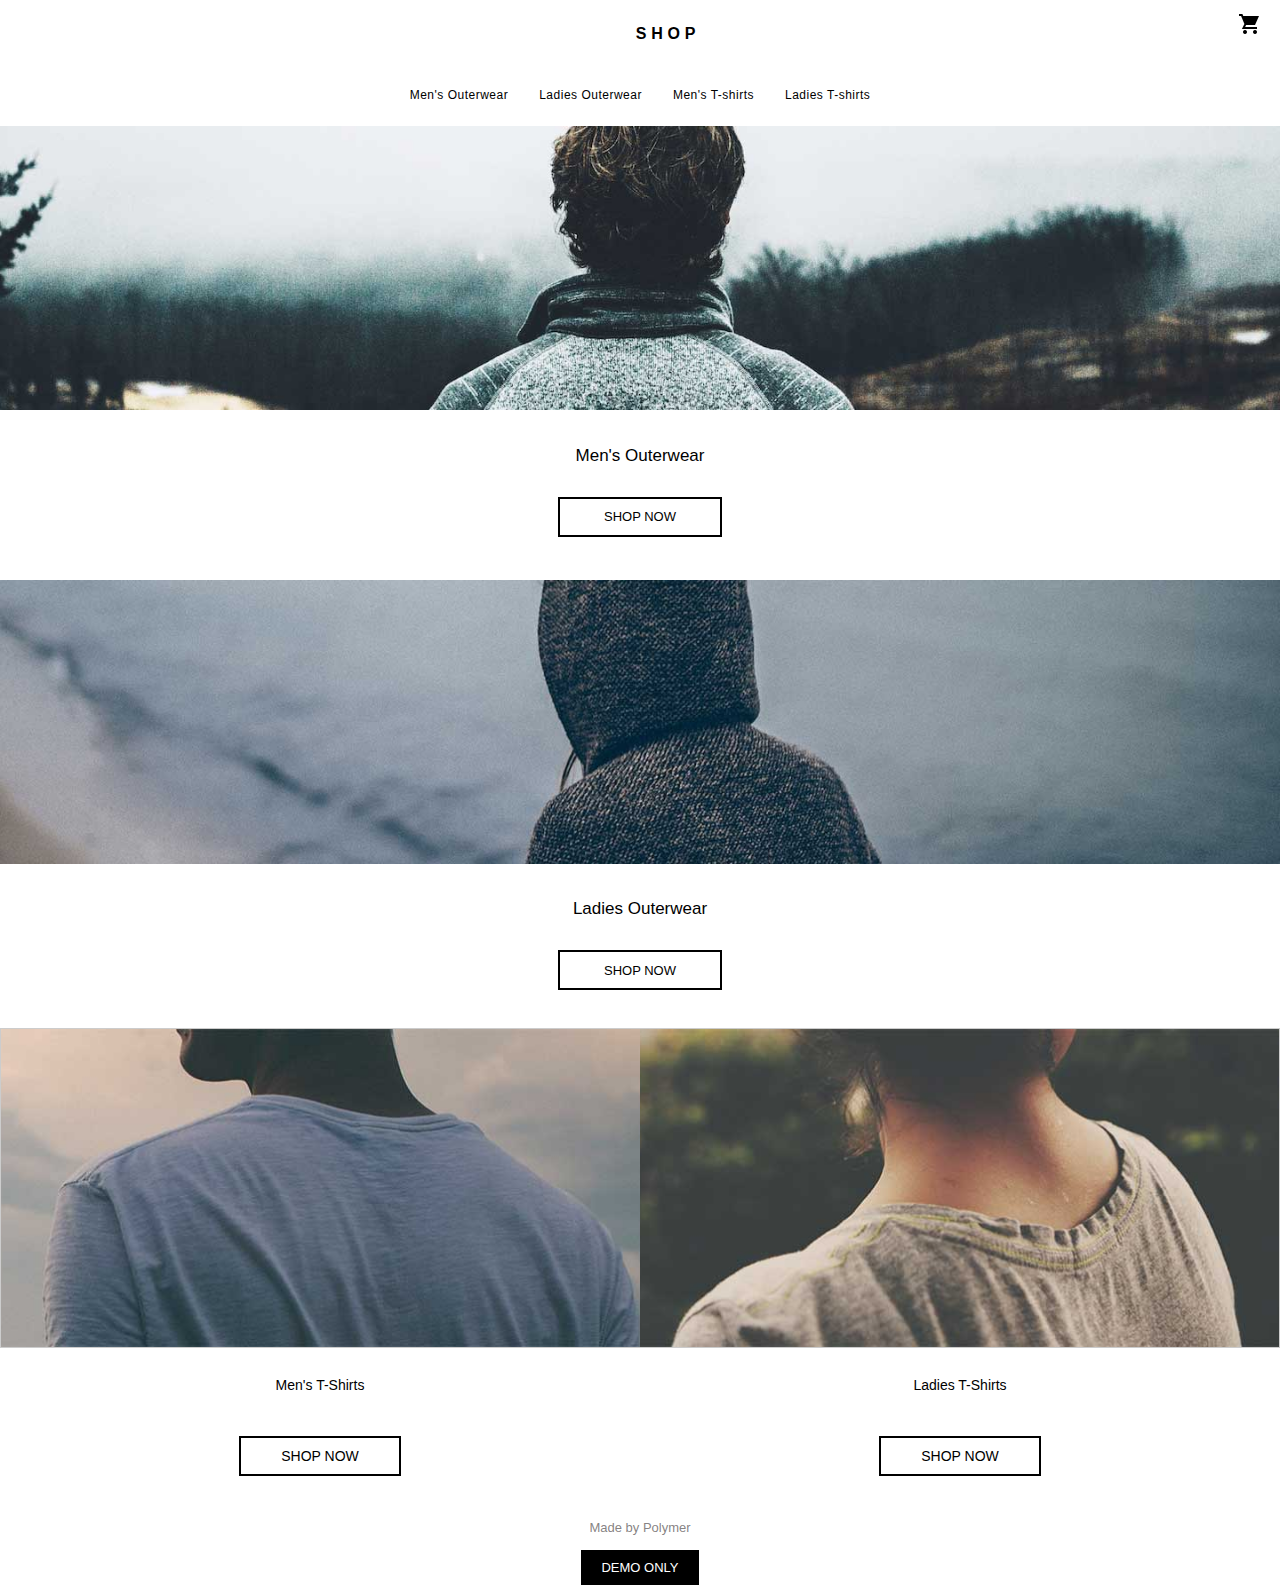
<file: index.html>
<!DOCTYPE html>
<html lang="en">
<head>
  <meta charset="UTF-8" />
  <meta name="viewport" content="width=device-width, initial-scale=1.0" />
  <title>Home - SHOP</title>
  <link rel="icon" type="image/png" href="bag.png">
  <link rel="stylesheet" href="styles.css" />
  <meta name="description" content="Polymer Shop Demo" />
  <meta name="theme-color" content="#fff" />
</head>

<body>
  <nav class="nav">
    <div class="menu-icon">
      <span></span>
      <span></span>
      <span></span>
    </div>
    <span><a href="index.html" class="shop-head">SHOP</a></span>
    <a href="Cart Page.html"><img src="cart.png" alt="cart" class="cart-icon"></a>
  </nav>
  <header class="header1">
        <div class="Item-header">
            <a href="Item listing.html" class="shop-class"><div class="men-data">Men's Outerwear</div></a>
            <a href="#" class="shop-class"><div >Ladies Outerwear</div></a>
            <a href="#" class="shop-class"><div>Men's T-shirts</div></a>
            <a href="#" class="shop-class"><div>Ladies T-shirts</div></a>
        </div>
  </header>
  <div class="container">
    <div class="image-size1">
      <a href="Item listing.html"><img src="mens_outerwear.jpg" alt="Mens outwear" class="mensOuterwear-img1"/></a>
    </div>
    <div class="label">
      <div class="button-format">Men's Outerwear</div>
      <div class="button-button"><a href="Item listing.html" class="a1"><button class="home-button">SHOP NOW</button></a></div>
    </div>
   
    <div class="image-size1">
      <a href="#"><img src="ladies_outerwear.jpg" alt="Ladies outwear"  class="mensOuterwear-img1"/></a>
    </div>
    <div class="label">
      <div class="button-format">Ladies Outerwear</div>
      <div class="button-button"><a href="#" class="a1"><button class="home-button">SHOP NOW</button></a></div>
    </div>
    <div class="tshirts-row">
      <img src="mens_tshirts.jpg" alt="Mens T-Shirts" class="tshirt-imgs"><img src="ladies_tshirts.jpg" alt="Ladies T-Shirts" class="tshirt-imgs">
    </div>


    <div class="separate-label">
      <div class="label1">
        <div class="button-format1">Men's T-Shirts</div>
        <!-- <button class="home-button1">SHOP NOW</button> -->
         <div class="button-button1"><a href="#" class="a1"><button class="home-button1">SHOP NOW</button></a></div>
      </div>
      <div class="label1">
        <div class="button-format1">Ladies T-Shirts</div>
        <!-- <button class="home-button1">SHOP NOW</button> -->
         <div class="button-button1"><a href="#" class="a1"><button class="home-button1">SHOP NOW</button></a></div>

      </div>
    </div>
    <footer class="footer">
        <a href="#" alt="Copyright" class="a2">Made by Polymer</a><br>
        <button class="demo">DEMO ONLY</button>     
    </footer>
  </div>
</body>

</html>
</file>
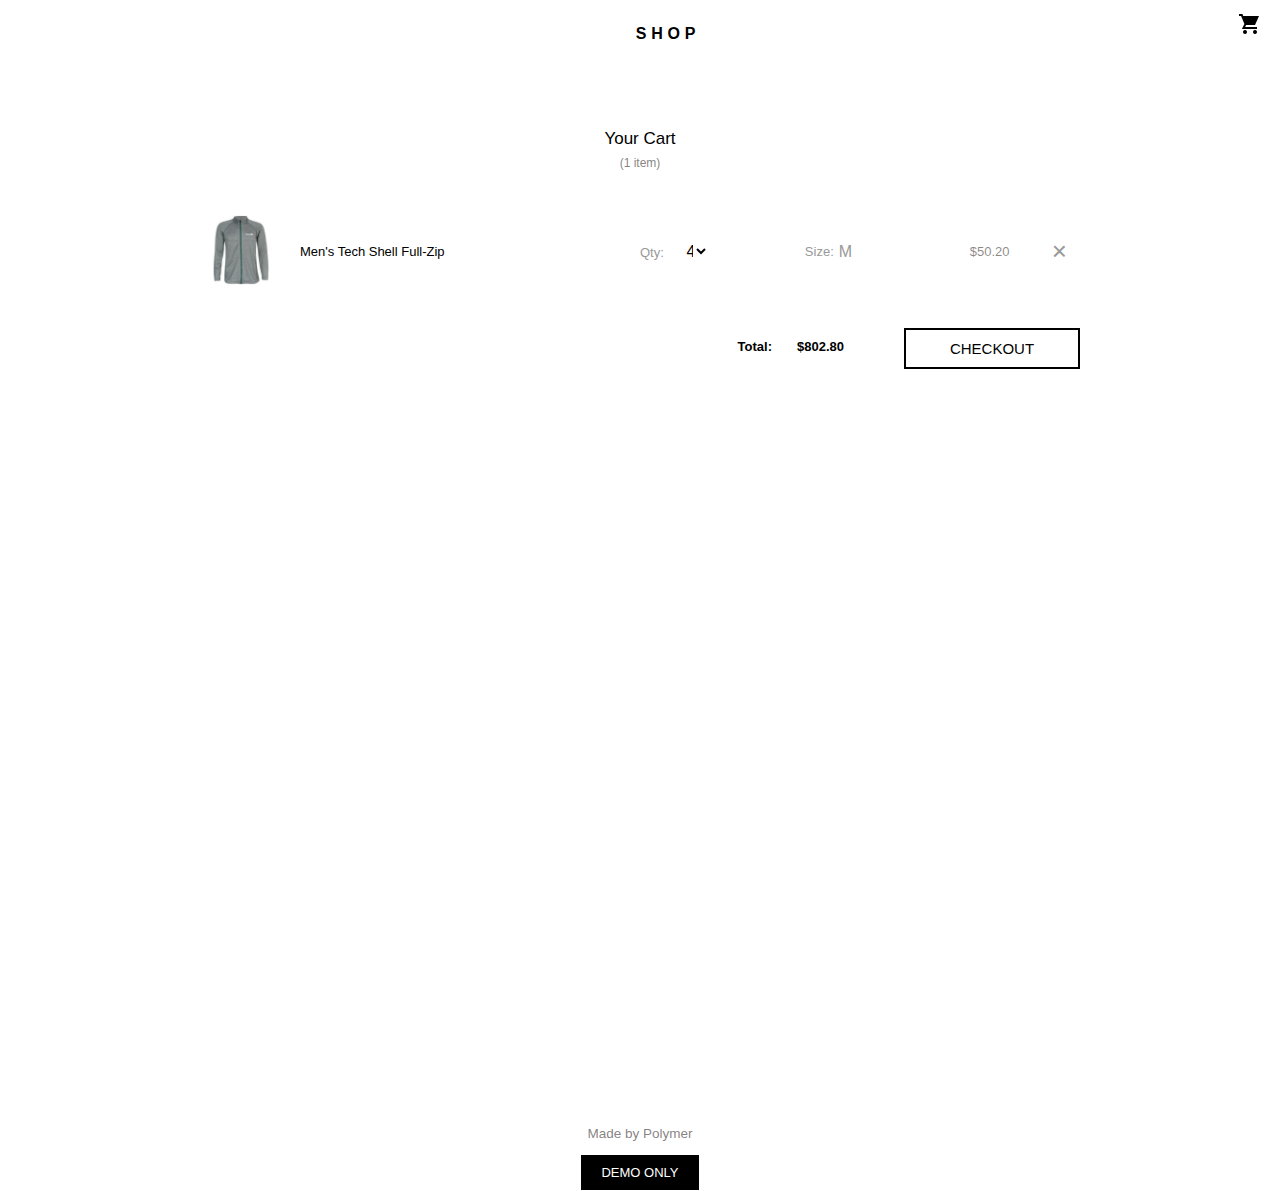
<file: Cart Page.html>
<!DOCTYPE html>
<html lang="en">

<head>
    <meta charset="UTF-8" />
    <meta name="viewport" content="width=device-width, initial-scale=1.0" />
    <title>Your cart - SHOP</title>
    <link rel="icon" type="image/png" href="bag.png">
    <link rel="stylesheet" href="styles.css" />
    <meta name="description" content="Polymer Shop Demo" />
    <meta name="theme-color" content="#fff" />
</head>

<body>
    <nav class="nav">
        <div class="menu-icon">
            <span></span>
            <span></span>
            <span></span>
        </div>
        <span><a href="index.html" class="shop-head">SHOP</a></span>
        <a href="Cart Page.html"><img src="cart.png" alt="cart" class="cart-icon"></a>
    </nav>
    <div class="cart-heading-items">
        <span class="heading-title">Your Cart</span><br>
        <span class="heading-price">(1 item)</span>
    </div>
    <div class="cart-container">
        <div class="cart-class1-laptop">
            <div class="cart-image-icon">
                <a href="SingleItem.html"><img src="img1.jpg" alt="image1" class="cart-image"></a>
                <div class="cart-image-data">Men's Tech Shell Full-Zip</div>
            </div>
            <div class="cartItem-details">
                <div class="cart-measurements">
                    <div class="data-label">
                        <label>Qty:
                            <select class="cart-select">
                                <option value="1">1</option>
                                <option value="2">2</option>
                                <option value="3">3</option>
                                <option value="4" selected>4</option>
                                <option value="5">5</option>
                                <option value="6">6</option>
                                <option value="7">7</option>
                                <option value="8">8</option>
                                <option value="9">9</option>
                                <option value="10">10</option>
                                <option value="11">11</option>
                                <option value="12">12</option>
                            </select>
                        </label>
                    </div>
                    <div class="data-label">Size: <span class="quantitySelect">M</span></div>
                    <div class="price">$50.20</div>
                </div>
                <div class="remove-cart"><span class="remove">&times</span></div>
            </div>
        </div>
        
        <div class="cartTotal-div-laptop">
            <div class="total-calc">
                <div class="total">
                    <h5>Total: </h5>
                </div>
                <div class="total">
                    <h5> $802.80</h5>
                </div>
            </div>
            <div class="checkout-button1">
                <a href="Checkout.html" class="fixed-btn1">
                    <span>CHECKOUT</span>
                </a>
            </div>
        </div>
        <div class="cart-class1-mobile">
            <div class="cart-class1">
                <div>
                    <img src="img1.jpg" alt="image1" class="cart-image">
                </div>
                <div class="cartItem-details">
                    <div class="image-data"><p>Men's Tech Shell Full-Zip</p>
                    <div class="remove-cart"><span class="remove">&times</span></div>
                    </div>
                    <br>
                    <div class="cart-measurements">
                        <div class="data-label">
                            <label>Qty:
                                <select class="cart-select">
                                    <option value="1">1</option>
                                    <option value="2">2</option>
                                    <option value="3">3</option>
                                    <option value="4" selected>4</option>
                                    <option value="5">5</option>
                                    <option value="6">6</option>
                                    <option value="7">7</option>
                                    <option value="8">8</option>
                                    <option value="9">9</option>
                                    <option value="10">10</option>
                                    <option value="11">11</option>
                                    <option value="12">12</option>
                                </select>
                            </label>
                        </div>
                        <div class="data-label">Size: &nbsp;&nbsp;M</div>
                        <div class="price">$50.20</div>
                    </div>
                </div>
            </div>
        </div>
        <div class="cartTotal-div-mobile">
            <div class="total-calc">
                <div class="total">
                    <h5>Total: </h5>
                </div>
                <div class="total">
                    <h5> $251.00</h5>
                </div>
            </div>
            <span class="cart-button3">
                <a href="Checkout.html" class="fixed-btn2">
                    <span>CHECKOUT</span>
                </a>
            </span>
        </div>
    </div>
    <footer class="footer">
        <a href="#" alt="Copyright" class="a2-text">Made by Polymer</a><br>
        <button class="demo">DEMO ONLY</button>
        <a href="Checkout.html"><button class="fixed-btn">CHECKOUT</button></a>
    </footer>
</body>

</html>
</file>
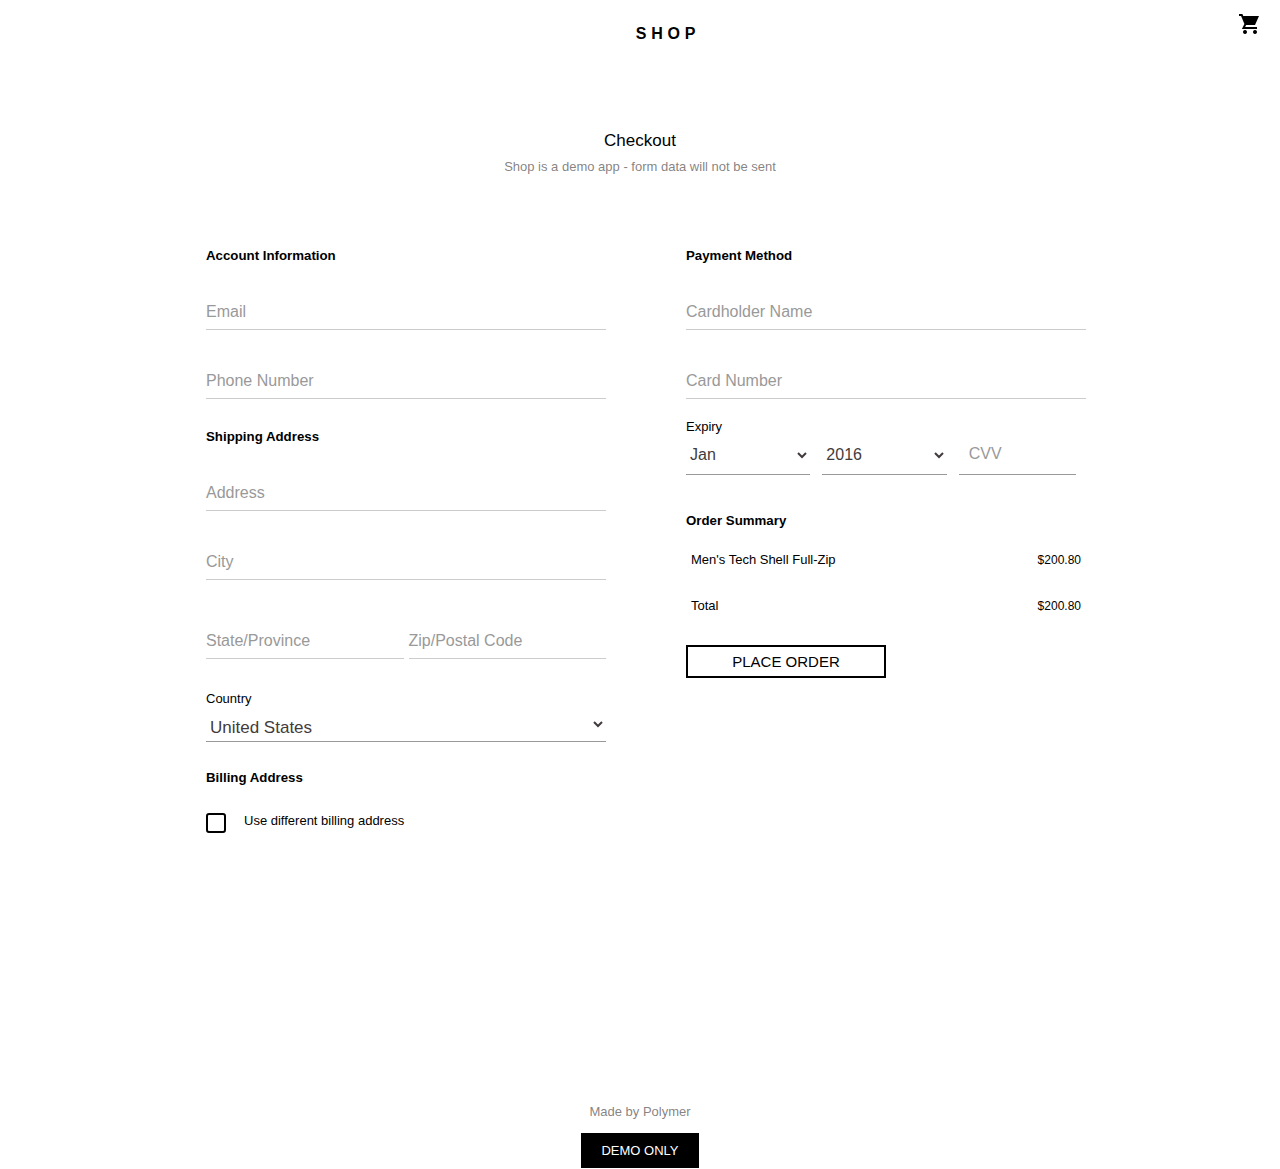
<file: Checkout.html>
<!DOCTYPE html>
<html lang="en">

<head>
    <meta charset="UTF-8" />
    <meta name="viewport" content="width=device-width, initial-scale=1.0" />
    <title>Checkout - SHOP</title>
    <link rel="icon" type="image/png" href="bag.png">
    <link rel="stylesheet" href="styles.css" />
    <meta name="description" content="Polymer Shop Demo" />
    <meta name="theme-color" content="#fff" />
</head>

<body>
    <nav class="nav">
        <div class="menu-icon">
            <span></span>
            <span></span>
            <span></span>
        </div>
        <span><a href="index.html" class="shop-head">SHOP</a></span>
        <a href="Cart Page.html"><img src="cart.png" alt="cart" class="cart-icon"></a>
    </nav>
    <header class="checkout-heading-items">
        <div>
            <p style="font-family: 'Roboto', 'Noto', sans-serif;">Checkout</p>
        </div>
        <span class="checkout-heading-price">Shop is a demo app - form data will not be sent</span>
    </header>
    <div class="checkout-container">
        <form class="form-class">
            <div class="checkout-divs">
                <h5 class="font-h5">Account Information</h5>
                <br>

                <div class="form-group">
                    <input type="email" name="email" id="email" required>
                    <label for="email">Email</label>
                </div>
                <div class="form-group">
                    <input type="phno" name="phno" id="phno" required>
                    <label for="phno">Phone Number</label>
                </div>
                <h5 class="font-h5">Shipping Address</h5>
                <br>
                <div class="form-group">
                    <input type="address" name="address" id="address" required>
                    <label for="address">Address</label>
                </div>
                <div class="form-group">
                    <input type="city" name="city" id="city" required>
                    <label for="city">City</label>
                </div>
                <div class="side-feilds">
                    <div class="form-group">
                        <input type="st/prov" name="st/prov" id="st/prov" required>
                        <label for="st/prov">State/Province</label>
                    </div>
                    <div class="form-group">
                        <input type="zip/post" name="zip/post" id="zip/post" required>
                        <label for="zip/post">Zip/Postal Code</label>
                    </div>
                </div>

                <label class="form-font">Country</label>
                <select class="form-country">
                    <option value="United States">United States</option>
                    <option value="Canada">Canada</option>
                </select>
                <br>
                <br>
                <h5 class="billing-font-h5">Billing Address</h5>
                <br>
                <div class="checkbox-container">
                    <input type="checkbox" id="checking">
                    <label for="checking" class="adjust-font">Use different billing address</label>
                </div>
            </div>
            <br>
            <br>
            <div class="checkout-divs">
                <h5 class="font-h5">Payment Method</h5>
                <br>

                <div class="form-group">
                    <input type="cardholder" name="cardholder" id="cardholder" required>
                    <label for="cardholder">Cardholder Name</label>
                </div>
                <div class="form-group">
                    <input type="cdno" name="cdno" id="cdno" required>
                    <label for="cdno">Card Number</label>
                </div>
                <br>

                <div class="form-font-div"><label for="expiry" class="form-font">Expiry</label></div><br>
                <div class="expiry-class">
                    <select class="form-expiry">
                        <option value="Jan" selected>Jan</option>
                        <option value="Feb">Feb</option>
                        <option value="Mar">Mar</option>
                        <option value="Apr">Apr</option>
                        <option value="May">May</option>
                        <option value="Jun">Jun</option>
                        <option value="Jul">Jul</option>
                        <option value="Aug">Aug</option>
                        <option value="Sep">Sep</option>
                        <option value="Oct">Oct</option>
                        <option value="Nov">Nov</option>
                        <option value="Dec">Dec</option>
                    </select>
                    <select class="form-expiry">
                        <option value="2016" selected>2016</option>
                        <option value="2017">2017</option>
                        <option value="2018">2018</option>
                        <option value="2019">2019</option>
                        <option value="2020">2020</option>
                        <option value="2021">2021</option>
                        <option value="2022">2022</option>
                        <option value="2023">2023</option>
                        <option value="2024">2024</option>
                        <option value="2025">2025</option>
                    </select>
                    <!-- <input type="text" class="expiry-data" id="expiry" placeholder="CVV" style="width: 100px"> -->
                    <div class="form-group-small">
                        <input type="text" id="expiry" required>
                        <label for="expiry">CVV</label>
                    </div>
                </div>
                <br>
                <div>
                    <div class="ordersummary">
                        <h5 class="font-h5">Order Summary</h5>
                    </div>
                    <br>
                    <div class="order-summary">
                        <div class="summary-title">Men's Tech Shell Full-Zip</div>
                        <div class="price1" style="color: #000; font-size: 12px;">$200.80</div>
                    </div>
                    <br>
                    <div class="order-summary">
                        <div class="summary-title">Total</div>
                        <div class="price1" style="color: #000; font-size: 12px;">$200.80</div>
                    </div>
                    <br class="break">
                    <div class="cart-button3">
                        <a href="#" class="fixed-btn1">
                            PLACE ORDER
                        </a>
                    </div>
                    <br>
                </div>
            </div>
        </form>
    </div>
    <footer class="footer1">
        <a href="#" alt="Copyright" class="a2">Made by Polymer</a><br>
        <button class="demo">DEMO ONLY</button>
        <button class="fixed-btn">PLACE ORDER</button>
    </footer>
</body>

</html>
</file>
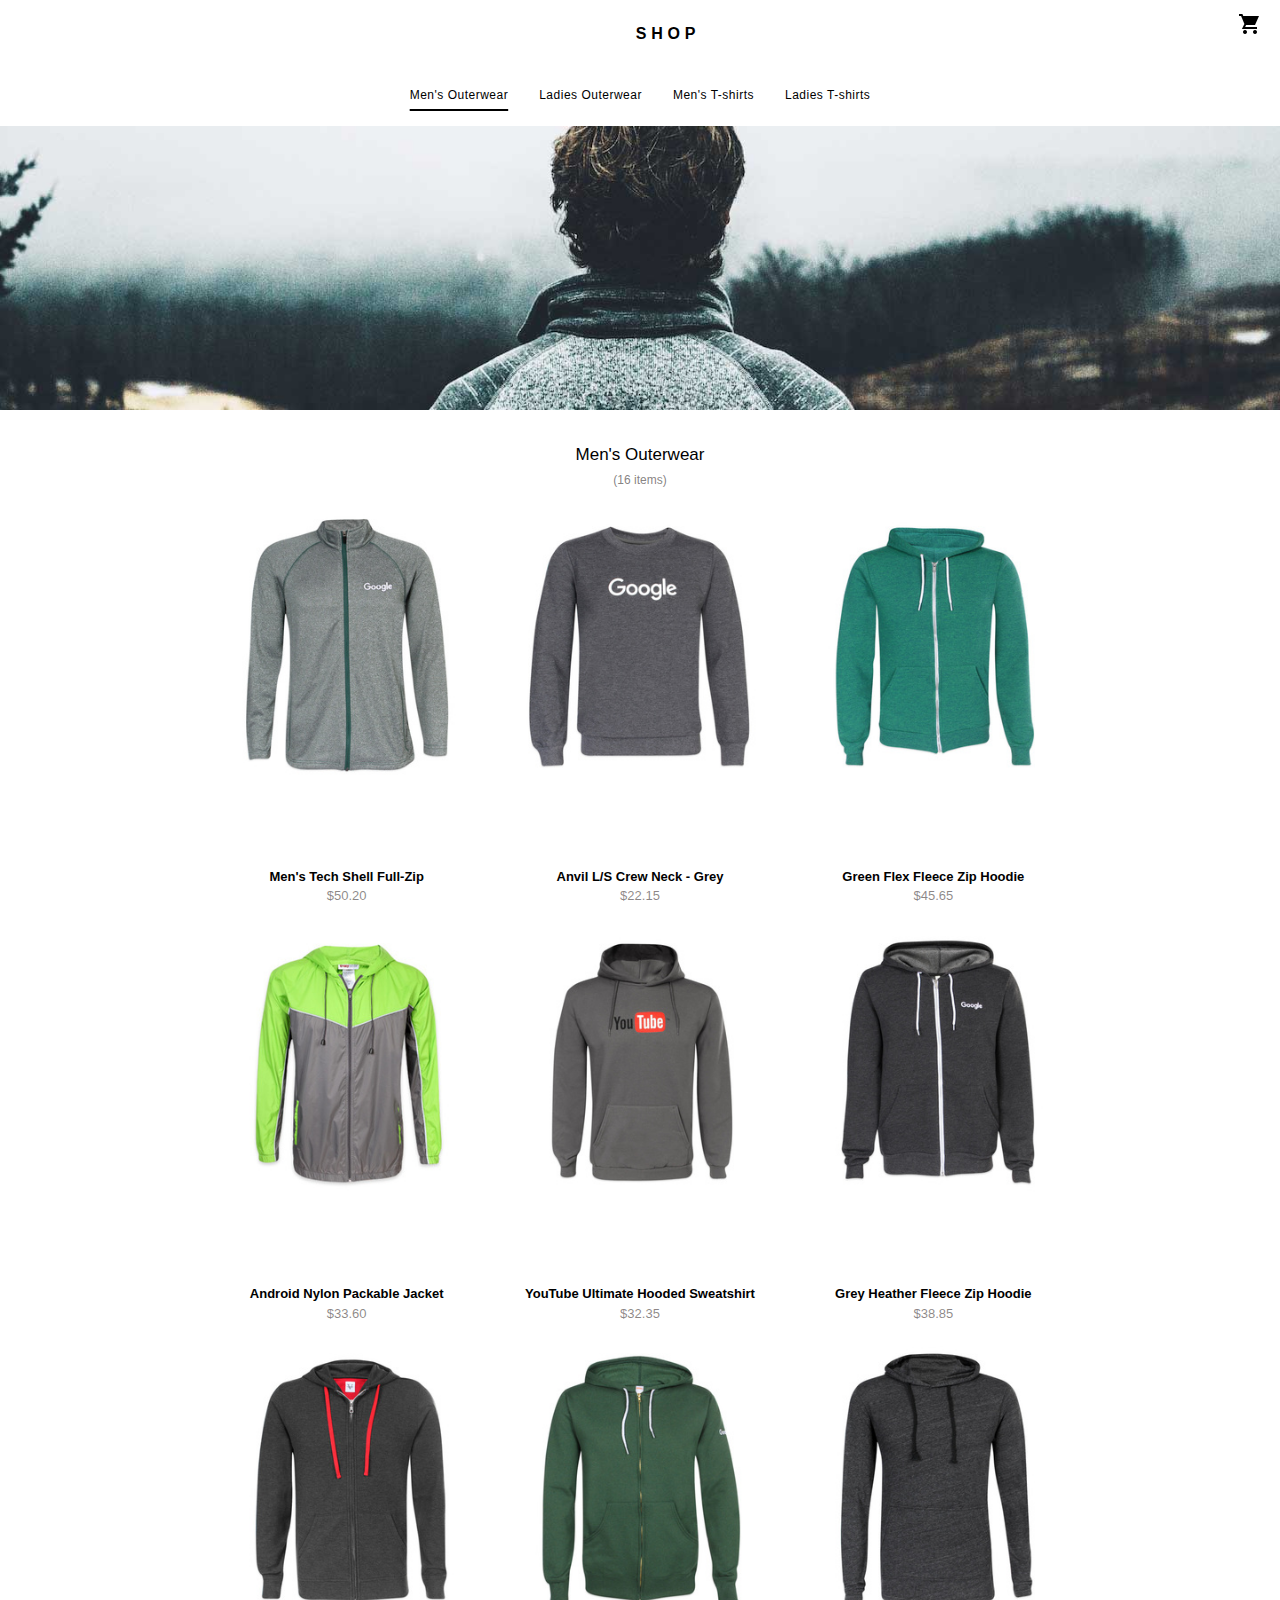
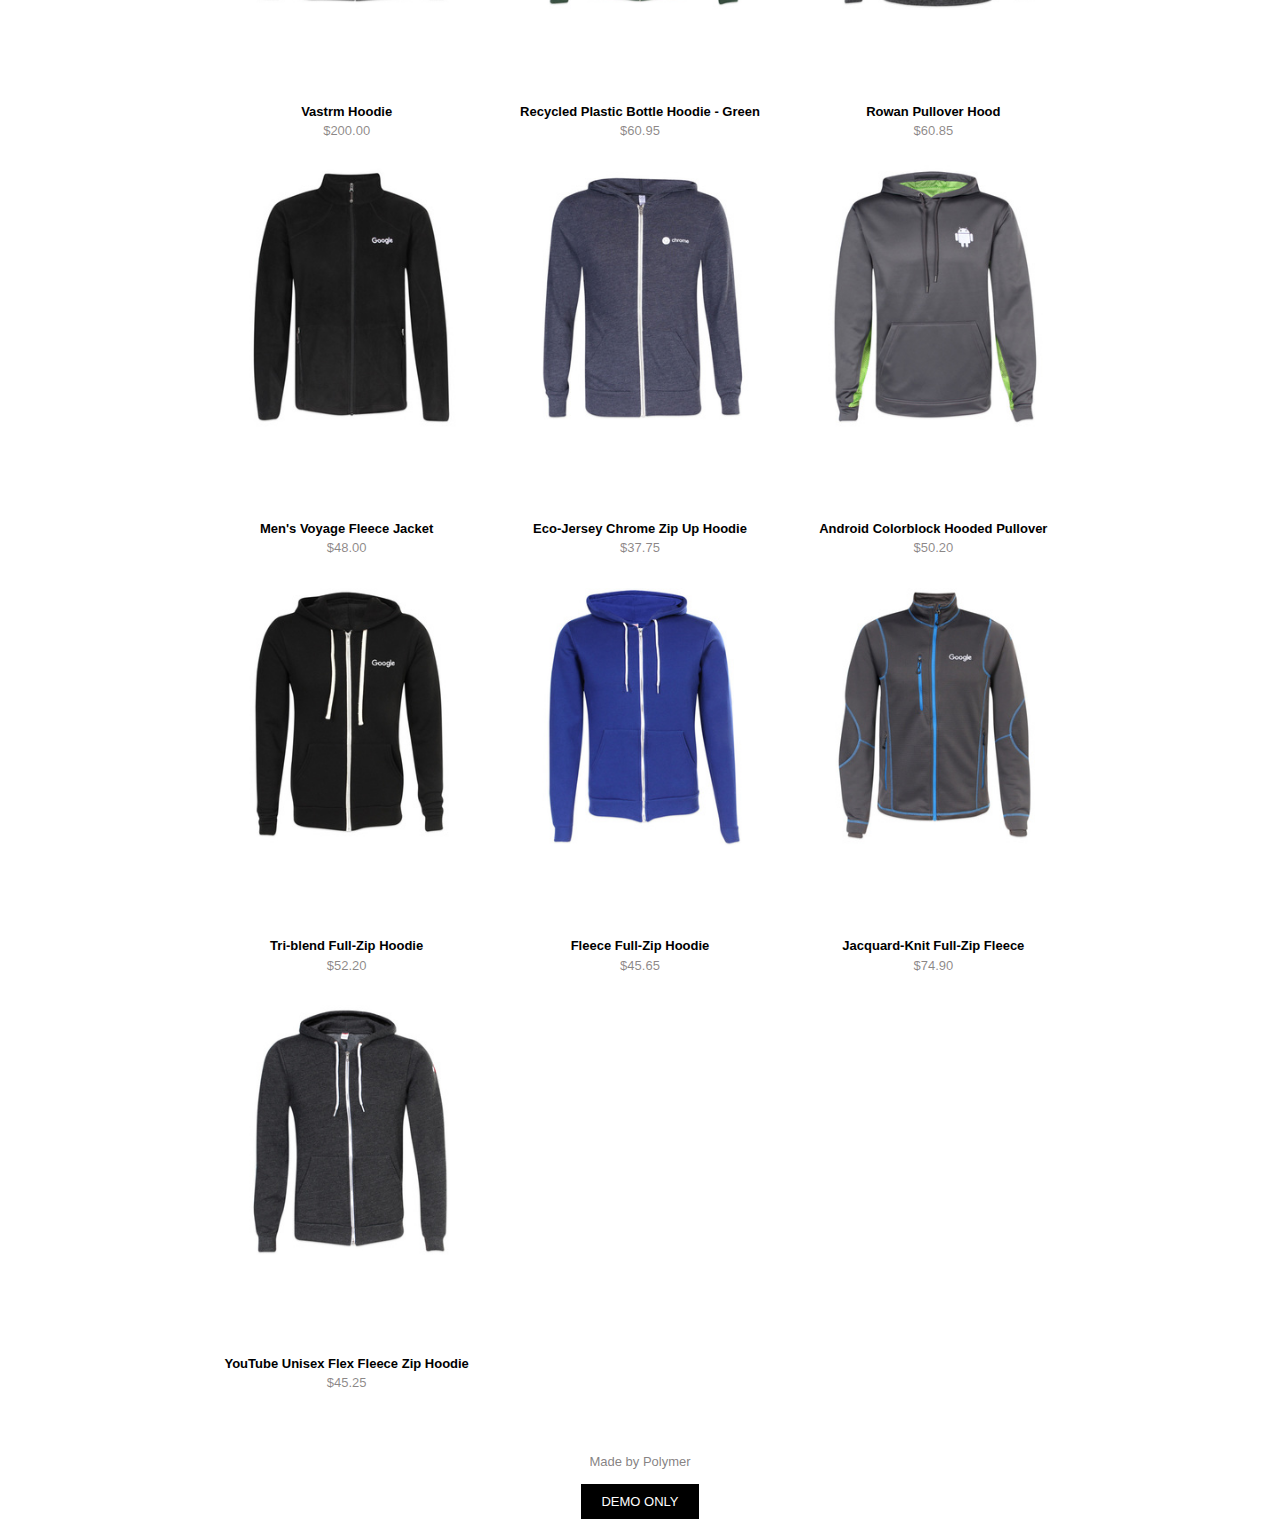
<file: Item listing.html>
<!DOCTYPE html>
<html lang="en">

<head>
    <meta charset="UTF-8" />
    <meta name="viewport" content="width=device-width, initial-scale=1.0" />
    <title>Men's Outerwear - SHOP</title>
    <link rel="icon" type="image/png" href="bag.png">
    <link rel="stylesheet" href="styles.css" />
    <meta name="description" content="Polymer Shop Demo" />
    <meta name="theme-color" content="#fff" />
</head>

<body>
    <nav class="nav">
        <div class="menu-icon">
            <span></span>
            <span></span>
            <span></span>
        </div>
        <span><a href="index.html" class="shop-head">SHOP</a></span>
        <a href="Cart Page.html"><img src="cart.png" alt="cart" class="cart-icon"></a>
    </nav>
    <header class="header">
        <div class="Item-header">
            <a href="Item listing.html" class="shop-class1"><div class="underline">Men's Outerwear</div></a>
            <a href="#" class="shop-class"><div >Ladies Outerwear</div></a>
            <a href="#" class="shop-class"><div>Men's T-shirts</div></a>
            <a href="#" class="shop-class"><div>Ladies T-shirts</div></a>
        </div>
    </header>
    <div class="image-size1" id="hidding-image">
        <img src="mens_outerwear.jpg" alt="image1" class="mensOuterwear-img1">
    </div>
    <div class="heading-items">
        <span class="heading-title">Men's Outerwear</span><br>
        <span class="heading-price">(16 items)</span>
    </div>
    <div class="Item-container">
        <div class="shirt1">
            <a href="SingleItem.html">
                <img src="img1.jpg" alt="img" class="img1">
            </a>
            <div class="description">
                <div class="title1">Men's Tech Shell Full-Zip</div>
                <div class="price">$50.20</div>
            </div>
        </div>
        <div class="shirt2">
            <a href="SingleItem.html">
                <img src="img2.jpg" alt="img" class="img2">
            </a>
            <div class="description">
                <div class="title1">Anvil L/S Crew Neck - Grey</div>
                <div class="price">$22.15</div>
            </div>
        </div>
        <div class="shirt3">
            <a href="img3.jpg">
            <img src="img3.jpg" alt="img" class="img3">
            </a>
            <div class="description">
                <div class="title1">Green Flex Fleece Zip Hoodie</div>
                <div class="price">$45.65</div>
            </div>
        </div>
        <div class="shirt4">
            <a href="img4.jpg">
            <img src="img4.jpg" alt="img" class="img4">
            </a>
            <div class="description">
                <div class="title1">Android Nylon Packable Jacket</div>
                <div class="price">$33.60</div>
            </div>
        </div>
        <div class="shirt5">
            <a href="#">
            <img src="img5.jpg" alt="img" class="img5">
            </a>
            <div class="description">
                <div class="title1">YouTube Ultimate Hooded Sweatshirt</div>
                <div class="price">$32.35</div>
            </div>
        </div>
        <div class="shirt6">
            <a href="#">
            <img src="img6.jpg" alt="img" class="img6">
            </a>
            <div class="description">
                <div class="title1">Grey Heather Fleece Zip Hoodie</div>
                <div class="price">$38.85</div>
            </div>
        </div>
        <div class="shirt7">
            <a href="#">
            <img src="img7.jpg" alt="img" class="img7">
            </a>
            <div class="description">
                <div class="title1">Vastrm Hoodie</div>
                <div class="price">$200.00</div>
            </div>
        </div>
        <div class="shirt8">
            <a href="#">
            <img src="img8.jpg" alt="img" class="img8">
            </a>
            <div class="description">
                <div class="title1">Recycled Plastic Bottle Hoodie - Green</div>
                <div class="price">$60.95</div>
            </div>
        </div>
        <div class="shirt9">
            <a href="#">
            <img src="img9.jpg" alt="img" class="img9">
            </a>
            <div class="description">
                <div class="title1">Rowan Pullover Hood</div>
                <div class="price">$60.85</div>
            </div>
        </div>
        <div class="shirt10">
            <a href="#">
            <img src="img10.jpg" alt="img" class="img10">
            </a>
            <div class="description">
                <div class="title1">Men's Voyage Fleece Jacket</div>
                <div class="price">$48.00</div>
            </div>
        </div>
        <div class="shirt11">
            <a href="#">
            <img src="img11.jpg" alt="img" class="img11">
            </a>
            <div class="description">
                <div class="title1">Eco-Jersey Chrome Zip Up Hoodie</div>
                <div class="price">$37.75</div>
            </div>
        </div>
        <div class="shirt12">
            <a href="#">
            <img src="img12.jpg" alt="img" class="img12">
            </a>
            <div class="description">
                <div class="title1">Android Colorblock Hooded Pullover</div>
                <div class="price">$50.20</div>
            </div>
        </div>
        <div class="shirt13">
            <a href="#">
            <img src="img13.jpg" alt="img" class="img13">
            </a>
            <div class="description">
                <div class="title1">Tri-blend Full-Zip Hoodie</div>
                <div class="price">$52.20</div>
            </div>
        </div>
        <div class="shirt14">
            <a href="#">
            <img src="img14.jpg" alt="img" class="img14">
            </a>
            <div class="description">
                <span class="title1">Fleece Full-Zip Hoodie</span>
                <span class="price">$45.65</span>
            </div>
        </div>
        <div class="shirt15">
            <a href="#">
            <img src="img15.jpg" alt="img" class="img15">
            </a>
            <div class="description">
                <div class="title1">Jacquard-Knit Full-Zip Fleece</div>
                <div class="price">$74.90</div>
            </div>
        </div>
        <div class="shirt16">
            <a href="#">
            <img src="img16.jpg" alt="img" class="img16">
            </a>
            <div class="description">
                <div class="title1">YouTube Unisex Flex Fleece Zip Hoodie</div>
                <div class="price">$45.25</div>
            </div>
        </div>
    </div><br><br>

    <!-- <footer class="footer">
        <h6><a href="#" alt="Copyright" class="a2-text">Made by Polymer</a></h6>
        <button class="demo">DEMO ONLY</button>
    </footer> -->
    <footer class="footer">
        <a href="#" alt="Copyright" class="a2">Made by Polymer</a><br>
        <button class="demo">DEMO ONLY</button>     
    </footer>
</body>

</html>
</file>
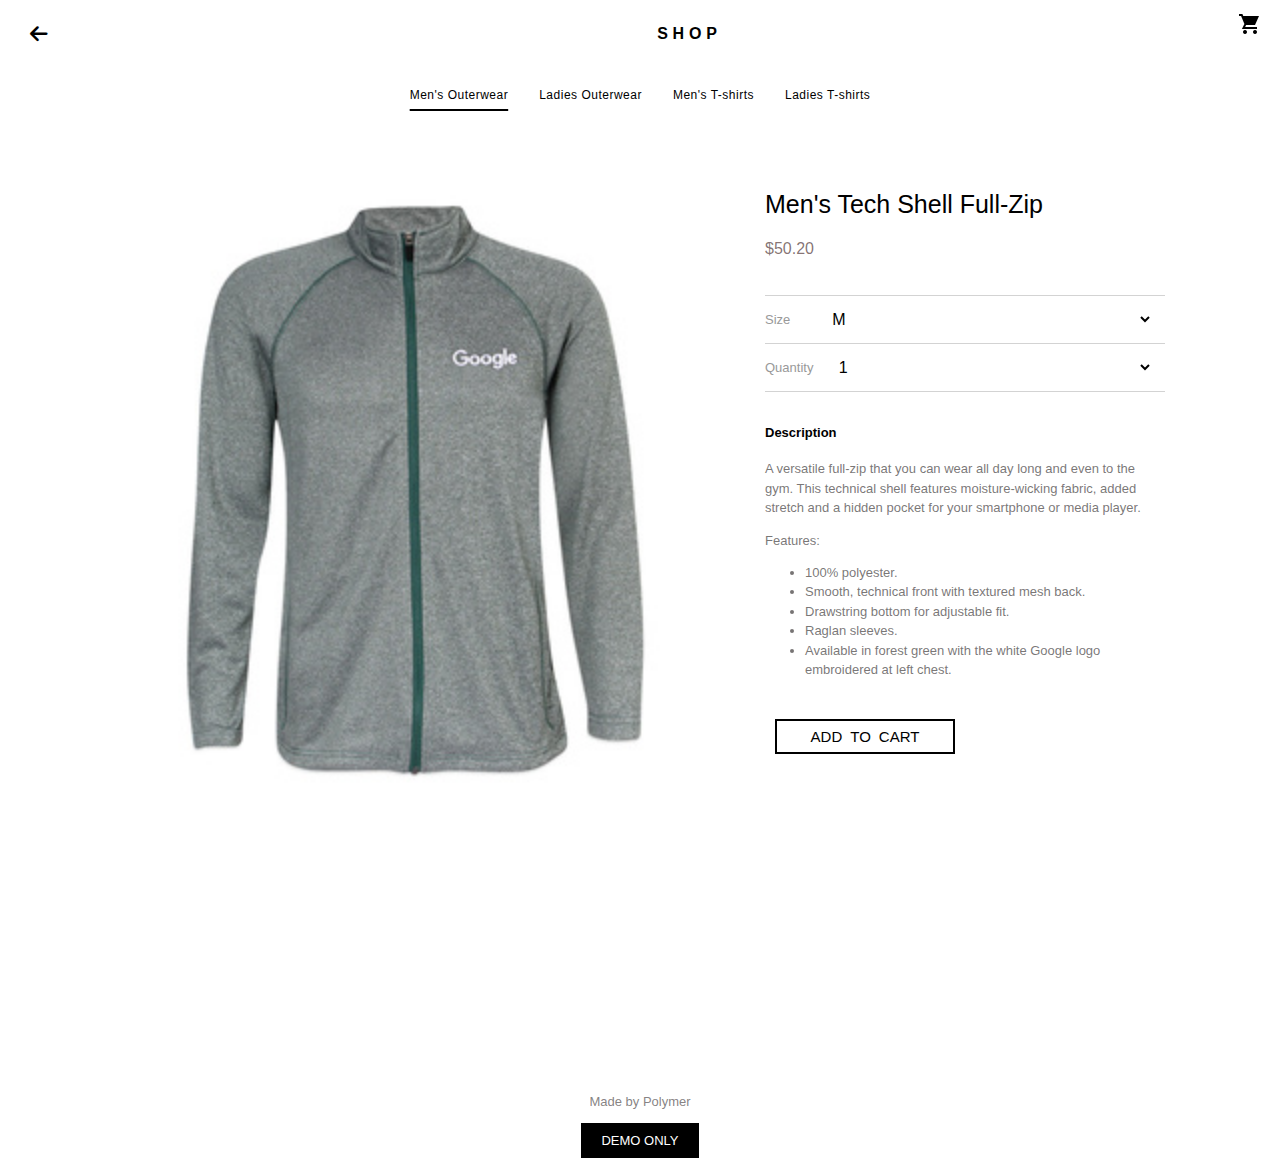
<file: SingleItem.html>
<!DOCTYPE html>
<html lang="en">

<head>
    <meta charset="UTF-8" />
    <meta name="viewport" content="width=device-width, initial-scale=1.0" />
    <title>Men's Tech Shell Full-Zip - SHOP</title>
    <link rel="icon" type="image/png" href="bag.png">
    <link rel="stylesheet" href="styles.css" />
    <link rel="stylesheet" href="https://cdnjs.cloudflare.com/ajax/libs/font-awesome/6.7.2/css/all.min.css" integrity="sha512-Evv84Mr4kqVGRNSgIGL/F/aIDqQb7xQ2vcrdIwxfjThSH8CSR7PBEakCr51Ck+w+/U6swU2Im1vVX0SVk9ABhg==" crossorigin="anonymous" referrerpolicy="no-referrer" />
    <!-- <link rel="stylesheet" href="https://cdnjs.cloudflare.com/ajax/libs/font-awesome/6.5.0/css/all.min.css" integrity="sha512-yO3vnE8R7F4RQgybC8YcWB0keT6NMEbs8VEHKkJ+WjKhw9e0G7tTz1aU1z1i3R5WRanXMQ4jc6PY06j+IrA7Bg==" crossorigin="anonymous" referrerpolicy="no-referrer" /> -->
    <meta name="description" content="Polymer Shop Demo" />
    <meta name="theme-color" content="#fff" />
</head>

<body>
    <nav class="nav1">
        <a href="Item listing.html" class="left-arrow-a">
            <i class="fa-solid fa-arrow-left"></i>
        </a>
        <!-- <div class="left-arrow"><a href="Item listing.html" alt="" class="arrow">&larr;</a></div> -->
        <span><a href="index.html" class="shop-head">SHOP</a></span>
        <a href="Cart Page.html"><img src="cart.png" alt="cart" class="cart-icon"></a>
    </nav>
    <header class="header">
        <div class="Item-header">
            <a href="Item listing.html" class="shop-class1"><div class="underline">Men's Outerwear</div></a>
            <a href="#" class="shop-class"><div >Ladies Outerwear</div></a>
            <a href="#" class="shop-class"><div>Men's T-shirts</div></a>
            <a href="#" class="shop-class"><div>Ladies T-shirts</div></a>
        </div>
    </header>
    <div class="single-container">
        <div class="checkout-divs1">
            <img src="img1.jpg" alt="image1" class="single-item">
        </div>
        <div class="checkout-divs2">
            <div class="text">Men's Tech Shell Full-Zip</div>
            <br>
            <div class="cart-price1">$50.20</div>
            <br>
            <div>
                <div class="selection-divs">
                    <hr class="hr-tag1">
                    <label class="data-label">Size
                        
                        <select class="sizeSelect">
                            <option value="XS">XS</option>
                            <option value="S">S</option>
                            <option value="M" selected>M</option>
                            <option value="L">L</option>
                            <option value="XL">XL</option>
                        </select>
                        
                    </label>

                    <hr class="hr-tag1">
                    <label class="data-label">Quantity
                      
                        <select class="quantitySelect">
                            <option value="1" selected>1</option>
                            <option value="2">2</option>
                            <option value="3">3</option>
                            <option value="4">4</option>
                            <option value="5">5</option>
                        </select>
         
                        </label>
                    <hr class="hr-tag1">
                </div>
            </div>
            <div class="description-content">
                <h2>Description</h2>
                <br>
                <p class="desc-small">
                    A versatile full-zip that you can wear all day long and even to the gym. This technical shell
                    features moisture-wicking fabric, added stretch and a hidden pocket for your smartphone or
                    media player.
                </p>
                <p class="desc">
                    A versatile full-zip that you can wear all day long and even to the gym. This technical shell
                    features moisture-wicking fabric, added stretch and a hidden pocket for your smartphone or
                    media player.
                </p>
                <br>
                <div>
                    <div>Features:</div>
                    <br>
                    <div class="feature-class">
                        <ul>
                            <li>100% polyester.</li>
                            <li>Smooth, technical front with textured mesh back.</li>
                            <li>Drawstring bottom for adjustable fit.</li>
                            <li>Raglan sleeves.</li>
                            <li>Available in forest green with the white Google logo embroidered at left chest.</li>
                        </ul>
                    </div>
                </div>
            </div>
            <br>
            <br>
            <div class="single-button3">
                <a href="Cart Page.html" class="fixed-btn2">
                    <span>ADD</span><span>TO</span><span>CART</span>
                </a>
            </div>
        </div>
    </div>
    <br>
    <footer class="footer">
        <a href="#" alt="Copyright" class="a2">Made by Polymer</a><br>
        <button class="demo">DEMO ONLY</button>
        <a href="Cart Page.html"><button class="fixed-btn">ADD TO CART</button></a>
    </footer>
</body>

</html>
</file>
<file: styles.css>
* {
    margin: 0;
    padding: 0;
    box-sizing: border-box;
}

/* html,
body {
    height: 100%;
    font-family: 
    overflow-x: hidden;

} */
body {
    font-family: 'Roboto', 'Noto', sans-serif;
}

.container {
    display: flex;
    flex-direction: column;
    justify-content: center;
    align-items: center;
    gap: 30px;
    width: 100%;
    max-width: 100%;
    overflow-x: hidden;
    position: relative;
    margin: 0 auto;
    /* min-height: 100vh; */
    /* flex: 1; */
    box-sizing: border-box;
    overflow-y: hidden;
}

.shop-head {
    text-decoration: none;
    color: #000;
}

.shop-head1 {
    text-decoration: none;
    color: #000;
}

.nav {
    height: 7vh;
    width: 90%;
    /* position: relative; */
    /* text-align: center; */
    font-weight: 600;
    letter-spacing: 0.3em;
    font-size: 16px;
    display: flex;
    justify-content: space-between;
    align-items: center;
    margin: 0 20px;
    margin-top: 2.6px;
    font-family: 'Roboto', 'Noto', sans-serif;
    /* position: static; */
}

.nav1 {
    height: 7vh;
    width: 90%;
    /* position: relative; */
    /* text-align: center; */
    font-weight: 600;
    letter-spacing: 0.3em;
    font-size: 16px;
    display: flex;
    justify-content: space-between;
    align-items: center;
    margin: 0 20px;
    margin-top: 2.6px;
    font-family: 'Roboto', 'Noto', sans-serif;
    /* position: static; */
}

.left-arrow-a {
    /* position: absolute; */
    left: 20px;
    color: #000;
}

.shop-class {
    color: black;
    text-decoration: none;
    cursor: pointer;
}

.menu-icon {
    width: 18px;
    height: 12px;
    /* position: absolute;
    left: 27px;
    bottom: 25px; */
    cursor: pointer;
    display: flex;
    flex-direction: column;
    gap: 3px;
}


.menu-icon span {
    display: block;
    height: 2px;
    background-color: black;
    transition: all 0.3s ease-in-out;
}

.cart-icon {
    /* position: absolute; */
    right: 25px;
    bottom: 20px;
    /* width: 40px; */
}

h2 {
    font-size: 1.3em;
    font-weight: 500;
    margin: 32px 0;
    line-height: 1.5;
    font-family: 'Roboto', 'Noto', sans-serif;
}

.a1 {
    color: black;
    text-decoration: none;
}

.label {
    display: flex;
    flex-direction: column;
    justify-content: center;
    align-items: center;
    gap: 15px;
}

.image-size {
    width: 100vw;
    height: 240px;
    /* Adjust based on how tall you want the crop */
    overflow: hidden;
}

.image-size1 {
    /* width: 100vw; */
    height: 240px;
    /* Adjust based on how tall you want the crop */
    overflow: hidden;
    /* display: none; */
}

.mensOuterwear-img1 {
    /* width: 100vw; */
    /* width: 1440px; */
    /* height: auto; */
    height: 100%;
    object-fit: contain;
    display: block;
}

.button-button {
    margin-top: -6px;
    margin-bottom: -2px;
}

.button-format1 {
    font-size: 15px;
    margin-top: -22px;
}

.button-button1 {
    margin-top: 2px;
    padding: 3px;
    height: 45px;
}

.tshirts-row {
    display: flex;
    flex-direction: row;
    justify-content: center;
    align-items: center;

    width: 100%;
    max-width: 1440px;
    height: 240px;
    overflow: hidden;
    border: 1px solid #ccc;
    margin: 0 auto;
    box-sizing: border-box;
    padding: 0;
}


.tshirts-row img {
    width: 50%;
    height: 100%;
    object-fit: cover;
}

#hidding-image {
    display: none;
}

.separate-label {
    display: flex;
    flex-direction: row;
    justify-content: center;
    align-items: center;
    width: 100%;
    max-width: 1450px;
    height: 100px;
    overflow: hidden;
    border: 1px solid #ccc;
    margin: 0 auto;
    box-sizing: border-box;
    padding: 0;
    border: none;
}

.home-button {
    margin-top: 20px;
    padding: 10px 50px;
    background-color: white;
    border: 2px solid;
    cursor: pointer;
    font-weight: 500;
    font-size: 12px;

}

/* .home-button1 {
    margin-top: 20px;
    padding: 10px 50px;
    background-color: white;
    border: 2px solid;
    cursor: pointer;
    font-weight: 500;
    font-size: 15px;

} */

.label1 {
    display: flex;
    flex-direction: column;
    justify-items: center;
    align-items: center;
    padding: 0 10px;
    width: 100%;
    box-sizing: border-box;
    margin-top: -20px;
}

.home-button1 {
    margin-top: 20px;
    padding: 10px 26px;
    background-color: white;
    border: 2px solid;
    cursor: pointer;
    font-weight: 500;
    font-size: 14px;
    position: relative;
    /* left: 8px; */
}

.demo {
    padding: 11px 21px;
    background-color: black;
    border: 1px solid;
    cursor: text;
    font-weight: 500;
    font-size: 13px;
    color: white;
    margin-top: 12px;
    position: relative;
    bottom: -0.9px;
}

.footer {
    text-align: center;

}


.a2 {
    color: #5a5555be;
    text-decoration: none;
    font-size: 13px;
}

.heading-items {
    line-height: 1.5;
    text-align: center;
    margin-bottom: 17px;
}

.cart-heading-items {
    font-size: 15px;
    font-weight: normal;
    text-align: center;
    line-height: 1.5;
}

.checkout-heading-items {
    margin-top: 1px;
    font-weight: normal;
    line-height: 1.5;
    text-align: center;
    display: flex;
    flex-direction: column;
    justify-content: center;
    align-content: center;
}

.checkout-heading-items p {
    font-size: 14.5px;
}

.checkout-heading-price {
    font-size: 12px;
    color: #423f3fbe;
    margin-top: 2px;
    font-family: 'Roboto', 'Noto', sans-serif;
}

.heading-title {
    font-size: 15px;
    text-align: center;
    font-weight: 500;
    font-family: 'Roboto', 'Noto', sans-serif;
}

.heading-price {
    font-size: 12px;
    color: #5a5555be;
}

.cart-price1 {
    font-size: 14px;
    color: rgba(44, 10, 10, 0.589);
    font-family: 'Roboto', 'Noto', sans-serif;
    line-height: 1.5;
    margin-bottom: 15px;
}

.Item-container {
    display: grid;
    grid-template-rows: 1fr 1fr 1fr 1fr 1fr 1fr 1fr 1fr;
    grid-template-columns: 1fr 1fr;
    grid-template-areas:
        "shirt1 shirt2"
        "shirt3 shirt4"
        "shirt5 shirt6"
        "shirt7 shirt8"
        "shirt9 shirt10"
        "shirt11 shirt12"
        "shirt13 shirt14"
        "shirt15 shirt16";
    justify-items: center;
    align-items: center;
    margin-left: 8px;
    margin-right: 8px;
    row-gap: 5px;
    margin-top: 1px;
    /* min-height: 100vh; */
}

.a2-text {
    color: #5a5555be;
    text-decoration: none;
    font-size: 13px;
    font-weight: 500;
    font-family: 'Roboto', 'Noto', sans-serif;
    /* color: #000; */

}

.Item-container>div {
    display: flex;
    flex-direction: column;
    align-items: center;
    justify-content: flex-start;
    text-align: center;
    padding: 10px;
    margin-top: -5px;
}

.header {
    margin-top: 20px;
    margin-bottom: 5px;
}

/* .header1{
    display: none;
} */

.Item-header {
    display: flex;
    flex-direction: row;
    justify-content: center;
    align-items: center;
    gap: 10px;
    font-size: 12px;
    font-family: 'Roboto', 'Noto', sans-serif;
    letter-spacing: 0.5px;
    /* padding: 9px 5px; */
    font-weight: 300;
    margin: 0 5px;
    line-height: 1.5;
    /* margin: 0 10px; */
    color: #000;
}


.underline {
    text-decoration: underline;
    text-underline-offset: 10px;
    text-decoration-thickness: 2px;
    color: black;
}

.head-image {
    width: 100%;
    /* Prevent image from shrinking automatically */
    position: relative;
    left: 50%;
    /* Push image center to screen center */
    transform: translateX(-50%);
    /* Pull image back by half its width */
    margin-top: 20px;
    margin-bottom: 20px;
}

.head-imgwrapper {
    width: 100vw;
    overflow: hidden;
    position: relative;
}

.shirt1 {
    grid-area: shirt1;
    cursor: pointer;
    line-height: 1.5;
    margin: 4px;
}



.img1,
.img2,
.img3,
.img4,
.img5,
.img6,
.img7,
.img8,
.img9,
.img10,
.img11,
.img12,
.img13,
.img14,
.img15,
.img16 {
    width: 100%;
    height: 100%;
}

.shirt2 {
    grid-area: shirt2;
    cursor: pointer;
    line-height: 1.5;
    margin: 4px;
}

.shirt3 {
    grid-area: shirt3;
    cursor: pointer;
    line-height: 1.5;
    margin: 4px;
}

.shirt4 {
    grid-area: shirt4;
    cursor: pointer;
    line-height: 1.5;
    margin: 4px;
}

.shirt5 {
    grid-area: shirt5;
    cursor: pointer;
    line-height: 1.5;
    margin: 4px;
}

.shirt6 {
    grid-area: shirt6;
    cursor: pointer;
    line-height: 1.5;
    margin: 4px;
}

.shirt7 {
    grid-area: shirt7;
    cursor: pointer;
    line-height: 1.5;
    margin: 4px;
}

.shirt8 {
    grid-area: shirt8;
    cursor: pointer;
    line-height: 1.5;
    margin: 4px;
}

.shirt9 {
    grid-area: shirt9;
    cursor: pointer;
    line-height: 1.5;
    margin: 4px;
}

.shirt10 {
    grid-area: shirt10;
    cursor: pointer;
    line-height: 1.5;
    margin: 4px;
}

.shirt11 {
    grid-area: shirt11;
    cursor: pointer;
    line-height: 1.5;
    margin: 4px;
}

.shirt12 {
    grid-area: shirt12;
    cursor: pointer;
    line-height: 1.5;
    margin: 4px;
}

.shirt13 {
    grid-area: shirt13;
    cursor: pointer;
    line-height: 1.5;
    margin: 4px;
}

.shirt14 {
    grid-area: shirt14;
    cursor: pointer;
    line-height: 1.5;
    margin: 4px;
}

.shirt15 {
    grid-area: shirt15;
    cursor: pointer;
    line-height: 1.5;
    margin: 4px;
}

.shirt16 {
    grid-area: shirt16;
    cursor: pointer;
    line-height: 1.5;
    margin: 4px;
}

.description {
    display: flex;
    flex-direction: column;
    justify-content: center;
    align-items: center;
    margin-top: 10px;
}

.desc-small {
    font-size: 13px;
    line-height: 1.5;
}

.description1 {
    display: flex;
    flex-direction: column;
    justify-content: center;
    align-items: center;
}

.title {
    font-family: 'Roboto', 'Noto', sans-serif;
    font-size: 13px;
}

.title1 {
    font-family: 'Roboto', 'Noto', sans-serif;
    font-size: 13px;
    font-weight: bold;
}

.price {
    font-size: 13px;
    color: rgba(23, 13, 13, 0.509);
    font-family: 'Roboto', 'Noto', sans-serif;
    line-height: 1.5;
}

.price1 {
    font-size: 13px;
    color: black;
    font-family: 'Roboto', 'Noto', sans-serif;
    line-height: 1.5;
}

.single-container {
    display: flex;
    flex-direction: column;
    /* Stack vertically on small screens */
    justify-content: flex-start;
    align-items: center;
    width: 100%;
    padding: 16px;
    box-sizing: border-box;
    min-height: 100vh;
    margin-top: 30px;
}

.single-item {
    display: flex;
    flex-direction: row;
    justify-items: center;
    align-items: center;
    width: 80%;
    height: auto;
    max-width: 100%;
    width: 90%;
    /* Scales image width based on screen */
    max-width: 350px;
    height: auto;
    /* Keeps image ratio */
    object-fit: contain;
}

.feature-class {
    margin-left: 40px;
    line-height: 1.5;
}

.selection-divs {
    width: 95%;
    max-width: 100%;
    margin-top: -15px;
}

.desc {
    font-size: 14px;
    display: flex;
    justify-content: center;
    align-content: center;
    font-family: 'Roboto', 'Noto', sans-serif;
    line-height: 1.5;

}

.checkout-divs1 {
    width: 100%;
    /* min-width: 100%; */
    box-sizing: border-box;
    display: flex;
    justify-content: center;
    align-self: flex-start;
    margin-top: -48px;
}

.checkout-divs2 {
    width: 96%;
    box-sizing: border-box;
    margin-top: 20px;
}

.pickers {
    border: 1px solid rgba(53, 49, 49, 0.676);
    margin-top: 15px;
    display: flex;
    flex-direction: column;

}

.text {
    margin-top: 15px;
    font-size: 20px;
    font-family: 'Roboto', 'Noto', sans-serif;
}

.description-content {
    font-size: 13px;
    font-family: 'Roboto', 'Noto', sans-serif;
    color: rgba(53, 49, 49, 0.676);
    padding-top: 10px;
    margin-top: -20px;
}

.description-content>h2 {
    font-weight: bold;
    font-size: 13px;
    color: black;
}

.description-content .desc-small {
    margin-top: -30px;
}

.product-detail {
    width: 300px;
    margin: 30px auto;
    font-family: 'Roboto', sans-serif;
    color: #333;
}

.product-title {
    font-size: 18px;
    font-weight: 500;
    margin-bottom: 4px;
}

.product-price {
    color: #999;
    font-size: 14px;
    margin-bottom: 20px;
    border-bottom: 1px solid #ccc;
    padding-bottom: 10px;
}

.hr-tag1 {
    /* color: #e6e2e2;
    width: 100%;
    max-width: 100%;
    box-sizing: border-box;
    margin: 10px 0;
    border: none; */
    border: none;
    height: 1px;
    background: #d1cdcd;
    width: 100%;
    margin: 10px auto;
}

.data-label {
    font-family: 'Roboto', sans-serif;
    font-size: 13px;
    color: #999;
    width: 97%;
    max-width: 1440px;
    box-sizing: border-box;
    display: flex;
    justify-content: space-between;
    align-items: center;
}

.left-arrow {
    font-size: 2.2em;
    position: absolute;
    left: 20px;
    bottom: 16px;
    cursor: pointer;
    text-decoration: none;
    width: 10px;
}

.arrow {
    text-decoration: none;
    color: black;
    width: 100%;
}

.sizeSelect {
    width: 90%;
    /* padding: 10px; */
    background: none;
    border: none;
    padding: 0;

    padding-top: 6px;
    font-size: 16px;
    font-family: 'Roboto', sans-serif;
    padding-bottom: 6px;
    box-sizing: border-box;
    margin-left: 38px;
}

.quantitySelect {
    width: 74%;
    /* padding: 10px; */
    background: none;
    border: none;
    padding-top: 6px;
    font-size: 16px;
    font-family: 'Roboto', sans-serif;
    padding-bottom: 6px;
    box-sizing: border-box;
    margin-left: 5px;
}

.fixed-btn {
    position: fixed;
    bottom: 0;
    left: 50%;
    transform: translateX(-50%);
    /* height: 36px; */
    background-color: #050550;
    font-weight: 500;
    font-size: 15px;
    color: white;
    border: 2px solid #000;
    padding: 23px 35px;
    width: 100%;
    text-align: center;
    font-family: 'Roboto', 'Noto', sans-serif;
}

.fixed-btn1 {
    display: flex;
    flex-direction: row;
    justify-content: center;
    align-items: center;
    /* gap: 8px; */

    background-color: white;
    font-weight: 500;
    font-size: 15px;
    color: black;
    border: 2px solid black;
    padding: 10px 20px;
    width: 100%;
    max-width: 300px;
    text-align: center;
    font-family: 'Roboto', 'Noto', sans-serif;
    text-decoration: none;
    /* overflow-x: hidden; */
    z-index: 1000;
    display: block;
}

.cart-container {
    display: flex;
    flex-direction: column;
    margin: 20px;
    position: relative;
    min-height: 100vh;
    margin-left: 20px;
    margin-right: 20px;
    margin-top: 30px;
}

.cartTotal-div-mobile {
    display: flex;
    flex-direction: row;
    justify-content: flex-end;
    gap: 40px;
    margin-right: 10px;
}

.image-data {
    font-family: 'Roboto', 'Noto', sans-serif;
    font-size: 13px;
    display: flex;
    flex-direction: row;
    align-items: center;
    justify-content: space-between;
    text-overflow: ellipsis;
    /* overflow: hidden; */
    white-space: nowrap;
    width: 100%;
    gap: 10%;
}

.image-data>p {
    width: 50%;
}

.cart-class1-mobile {
    display: flex;
    min-width: 90%;
    flex-direction: row;
    /* justify-content: space-between; */
    align-items: center;
    padding-top: 8px;
    margin: 5px 0;
    margin-top: 0px;
    /* gap: 50px; */
}

.cart-class1 {
    display: flex;
    flex-direction: row;
    justify-content: space-between;
    justify-items: center;
    align-content: center;
    width: 100%;
    /* padding-top: 8px; */
    margin: -2px;
}

.cartItem-details {
    display: flex;
    flex-direction: column;
    /* justify-content: space-between; */
    justify-content: center;
    align-content: center;
    width: 80%;
    /* align-self: center; */
    /* width: 50%;
    max-width: 100%;*/

}

.cart-select {
    width: 60%;
    padding: 0;
    /* padding-left: 15px; */
    background: none;
    border: none;
    /* padding-top: 8px; */
    font-size: 16px;
    font-family: 'Roboto', sans-serif;
    /* padding-bottom: 8px; */
}

.cart-measurements {
    display: flex;
    flex-direction: row;
    justify-content: center;
    align-items: center;
    gap: 1rem;
}

.cart-image {
    height: 72px;
    width: 72px;
    margin-right: 10px;
}

.remove-cart {
    display: flex;
    align-self: flex-start;
    margin-right: 13px;
}

.font-h5 {
    margin-top: 20px;
}

.side-feilds {
    display: flex;
    flex-direction: row;
    justify-content: space-between;

    gap: 5px;
    width: 100%;
}

.remove {
    color: #999;
    font-size: 26px;
    cursor: pointer;
}

.total>h5 {
    font-size: 13px;
    font-family: 'Roboto', 'Noto', sans-serif;
}

.total-calc {
    display: flex;
    flex-direction: row;
    justify-content: flex-end;
    gap: 25px;
    margin-top: 20px;
    margin-right: 3px;
}

.cart-footer {
    margin-top: 200px;
    text-align: center;
}

.checkout-container {
    margin: 10px auto;
    font-family: 'Roboto', 'Noto', sans-serif;
    display: flex;
    flex-direction: column;
    width: 100%;
    max-width: 100%;
    box-sizing: border-box;
    min-height: 100vh;
    padding: 0px 10px;
    /* margin: 8px; */
}

.checkout-divs {
    width: 100%;
    max-width: 400px;
    box-sizing: border-box;
    /* /* margin-bottom: 20px; */
    margin-top: -33px;
}

.adjust-font {
    font-size: 13px;
}

.form-class {
    display: flex;
    flex-direction: column;
    /* align-items: center; */
    padding: 0 15px;
    width: 96%;
    box-sizing: border-box;
    margin-top: 40px;
}

.form-group {
    position: relative;
    margin-bottom: 30px;
    width: 100%;
    max-width: 400px;
    margin-top: 10px;
}

.billing-font-h5 {
    margin-top: 15px;
    margin-bottom: 15px;
}


.checkbox-container {
    display: flex;
    align-content: center;
    gap: 8px;
    /* optional spacing between checkbox and text */
}

input[type="checkbox"] {
    -webkit-appearance: none;
    -moz-appearance: none;
    appearance: none;
    width: 18px;
    height: 18px;
    border: 2px solid #000;
    /* Thicker border */
    border-radius: 3px;
    position: relative;
    cursor: pointer;
    margin-right: 10px;
}

.form-group input {
    width: 100%;
    padding: 10px 0;
    font-size: 16px;
    border: none;
    border-bottom: 1px solid #ccc;
    background: transparent;
    outline: none;
    transition: border-color 0.3s;
}

.form-group label {
    position: absolute;
    top: 12px;
    left: 0;
    font-size: 16px;
    color: #999;
    pointer-events: none;
    transition: 0.3s ease all;
}

.single-button3 {
    display: none;
}

/* Line highlight on focus */
.form-group input:focus {
    border-bottom: 2px solid black;
}

/* Floating label on focus or when input has value */
.form-group input:focus+label,
.form-group input:valid+label {
    top: -10px;
    font-size: 12px;
    color: black;
}

.form-font1 {
    font-size: 17px;
    box-sizing: border-box;
    border: none;
    border-bottom: 1px solid #999;
    outline: none;
    padding-top: 5px;
}

.form-font-div {
    margin-top: -25px;
}

.form-font {
    font-size: 14px;
}

input[type="text"] {
    border: none;
    border-bottom: 1px solid #999;
    outline: none;
    width: 100%;
    padding-top: 26px;
}

.form-country {
    width: 100%;
    padding-left: 0px;
    background: none;
    border: none;
    border-bottom: 1px solid #999;
    color: #433b3b;
    font-size: 18px;
    font-family: 'Roboto', sans-serif;
    padding-top: 10px;
}

.form-expiry {
    width: 100%;
    max-width: 400px;
    padding-left: 15px;
    background: none;
    border: none;
    border-bottom: 1px solid #999;
    color: #433b3b;
    font-size: 18px;
    font-family: 'Roboto', sans-serif;
    padding-top: 20px;

}

.expiry-data {
    background: none;
    border: none;
    border-bottom: 1px solid #999;
    font-size: 16px;
    margin-top: -3px;
}

.expiry-class {
    display: flex;
    flex-direction: row;
    justify-items: space-between;
    align-items: center;
    gap: 10px;
    margin-top: -40px;
}

.form-group {
    max-width: 490px;
}

.form-group-small {
    width: 350px;
    margin-right: 10px;
    /* margin-bottom: 10px; */
    /* margin-top: -5px; */

}

.expiry-class {
    display: flex;
    gap: 12px;
    align-items: flex-end;
    margin-top: -18px;
    /* Aligns bottom of selects and input */
}

/* Common styling for all fields inside expiry */
.form-expiry,
.form-group-small input {
    height: 40px;
    font-size: 16px;
    padding: 0 10px;
    border: none;
    border-bottom: 1px solid #999;
    background: transparent;
    font-family: 'Roboto', sans-serif;
    box-sizing: border-box;
}

/* Fix width to be similar */
.form-expiry,
.form-group-small {
    width: 100%;
    max-width: 130px;
    padding-left: 0px;
}



/* Position label inside form-group-small */
.form-group-small {
    position: relative;
}

.form-group-small label {
    position: absolute;
    top: 10px;
    left: 10px;
    color: #999;
    font-size: 16px;
    pointer-events: none;
    transition: 0.3s ease all;
}

.form-group-small input:focus+label,
.form-group-small input:valid+label {
    top: -10px;
    font-size: 12px;
    color: black;
}


.order-summary {
    display: flex;
    flex-direction: row;
    justify-content: space-between;
    margin: 5px;
}

.ordersummary {
    margin-top: 5px;
}

.summary-title {
    font-size: 13px;
    margin-top: 1px;
}

.cart-button3 {
    display: none;
}

@media (min-width: 768px) and (max-width: 2560px) {
    .Item-container {
        display: grid;
        grid-template-rows: 1fr 1fr 1fr 1fr 1fr 1fr;
        grid-template-columns: 1fr 1fr 1fr;
        grid-template-areas:
            "shirt1 shirt2 shirt3"
            "shirt4 shirt5 shirt6"
            "shirt7 shirt8 shirt9"
            "shirt10 shirt11 shirt12"
            "shirt13 shirt14 shirt15"
            "shirt16 . .";
        justify-items: center;
        align-items: center;
        margin-left: 200px;
        margin-right: 200px;
        box-sizing: border-box;
        margin-top: -0px;
        box-sizing: border-box;
    }

    .img1,
    .img2,
    .img3,
    .img4,
    .img5,
    .img6,
    .img7,
    .img8,
    .img9,
    .img10,
    .img11,
    .img12,
    .img13,
    .img14,
    .img15,
    .img16 {
        width: 100%;
        height: 100%;
    }

    .shirt1 {
        grid-area: shirt1;
        cursor: pointer;
        /* margin: 200px; */
    }

    .shirt2 {
        grid-area: shirt2;
        cursor: pointer;
        /* margin: 100px; */
        /* margin: 200px; */
    }

    .shirt3 {
        grid-area: shirt3;
        cursor: pointer;
        /* margin: 200px; */
    }

    .shirt4 {
        grid-area: shirt4;
        cursor: pointer;
        /* width: 75%; */
    }

    .shirt5 {
        grid-area: shirt5;
        cursor: pointer;
        /* width: 75%; */
    }

    .shirt6 {
        grid-area: shirt6;
        cursor: pointer;
        /* width: 75%; */
    }

    .shirt7 {
        grid-area: shirt7;
        cursor: pointer;
        /* width: 75%; */
    }

    .shirt8 {
        grid-area: shirt8;
        cursor: pointer;
        /* width: 75%; */
    }

    .shirt9 {
        grid-area: shirt9;
        cursor: pointer;
        /* width: 75%; */
    }

    .shirt10 {
        grid-area: shirt10;
        cursor: pointer;
        /* width: 75%; */
    }

    .shirt11 {
        grid-area: shirt11;
        cursor: pointer;
        /* width: 75%; */
    }

    .shirt12 {
        grid-area: shirt12;
        cursor: pointer;
        /* width: 75%; */
    }

    .shirt13 {
        grid-area: shirt13;
        cursor: pointer;
        /* width: 75%; */
    }

    .shirt14 {
        grid-area: shirt14;
        cursor: pointer;
        /* width: 75%; */
    }

    .shirt15 {
        grid-area: shirt15;
        cursor: pointer;

    }

    .shirt16 {
        grid-area: shirt16;
        cursor: pointer;
        /* width: 75%; */
    }

    .Item-container>div {
        display: flex;
        flex-direction: column;
        align-items: center;
        justify-content: flex-start;
        text-align: center;
        padding: 9.5px;
    }

    .home-button {
        display: inline block;
        box-sizing: border-box;
        text-align: center;
        /* margin-top: 18px; */
        /* margin: 0; */
        margin-top: 15px;
        padding: 10.5px 44px;
        background-color: white;
        border: 2px solid #000;
        cursor: pointer;
        font-weight: 500;
        font-size: 13px;
        text-decoration: none;
    }

    .home-button1 {
        margin-top: 20px;
        padding: 10px 40px;
        background-color: white;
        border: 2px solid;
        cursor: pointer;
        font-weight: 500;
        font-size: 14px;
        position: relative;
        /* left: 8px; */
    }

    .left-arrow {
        color: #202020;
        text-decoration: none;
        margin: 10px;
        margin-left: 0px;
        margin-right: 30px;
        font-size: 40px;
    }

    /* .left-arrow {
        font-size: 3em;
        position: absolute;
        left: 10px;
        bottom: 11px;
        cursor: pointer;
        text-decoration: none;
    } */

    .arrow {
        text-decoration: none;
        color: black;
    }

    .left-arrow-a i {
        font-size: 20px;
        color: black;
        padding: 10px;
    }


    .header {
        margin-top: 20px;
        margin-bottom: 5px;
    }

    .header1 {
        margin-top: 20px;
        /* margin-bottom: 5px; */
    }

    .button-format {
        font-size: 17px;
        margin-top: -2.5px;
    }

    .button-format1 {
        font-size: 14px;
    }

    .button-button {
        margin-top: 1px;
    }

    .button-button1 {
        margin-top: 20px;

    }

    .shop-class {
        margin: 0 10.5px;
    }

    .shop-class1 {
        color: black;
        cursor: pointer;
        text-decoration: none;
        /* padding-bottom: 4px; */
        margin: 0 10.5px;
    }

    .home-button:hover {
        display: inline block;
        box-sizing: border-box;
        text-align: center;
        margin-top: 15px;
        /* margin: 0; */
        padding: 10.5px 44px;
        background-color: white;
        border: 2px solid #000;
        cursor: pointer;
        font-weight: 500;
        font-size: 13px;
        text-decoration: none;
        color: black;
    }

    .single-container {
        display: flex;
        flex-direction: row;
        justify-content: center;
        align-items: flex-start;
        /* width: 1440px;
        height: 728px; */
        min-height: 100vh;
        gap: 50px;
        margin-top: 60px;
    }

    .hr-tag1 {
        /* color: lightgrey;
        width: 100%;
        max-width: 100%;
        box-sizing: border-box;
        margin: 6px 0; */
        border: none;
        /* Remove default border */
        border-top: 1px solid lightgrey;
        /* Set desired color */
        margin: 6px 0;
        width: 100%;
        box-sizing: border-box;
    }

    .text {
        margin-top: 20px;
        font-size: 25px;
        font-family: 'Roboto', 'Noto', sans-serif;
    }

    .price1 {
        font-size: 15px;
        color: rgba(44, 10, 10, 0.589);
        font-family: 'Roboto', 'Noto', sans-serif;
        line-height: 1.5;
    }

    .cart-price1 {
        font-size: 16px;
        color: rgba(44, 10, 10, 0.589);
        font-family: 'Roboto', 'Noto', sans-serif;
        line-height: 1.5;
        margin-bottom: 15px;
    }

    .cart-icon {
        position: absolute;
        right: 18px;
        top: 12px;
        /* width: 40px; */
    }

    .image-div {
        width: 100%;
        max-width: 100%;
        height: auto;
    }

    .about-item {
        width: 100%;
        max-width: 100%;
        height: auto;
    }

    .selection-divs {
        width: 100%;
        max-width: 100%;
        margin-top: -5px;
    }

    .sizeSelect {
        width: 85%;
        padding: 10px;
        background: none;
        border: none;
        padding-top: 8px;
        font-size: 16px;
        font-family: 'Roboto', sans-serif;
        padding-bottom: 8px;
        box-sizing: border-box;
        max-width: 100%;
        padding-left: 0px;
    }

    .quantitySelect {
        width: 82%;
        padding: 10px;
        background: none;
        border: none;
        padding-top: 8px;
        font-size: 16px;
        font-family: 'Roboto', sans-serif;
        padding-bottom: 8px;
        box-sizing: border-box;
        padding-left: 0px;
    }


    .feature-class {
        margin-left: 40px;
        line-height: 1.5;
        font-size: 13px;
        width: 80%;
    }

    .cart-container {
        display: flex;
        flex-direction: column;
        align-content: flex-start;
        max-width: 900px;
        /* margin: 0 auto; */
        margin-left: auto;
        margin-right: auto;
        /* margin-top: -2px; */
        /* padding: 40px 20px; */
        padding: 5px 10px;
        min-height: 100vh;
        box-sizing: border-box;
        gap: 15px;
    }

    .cart-class1-laptop {
        display: flex;
        flex-direction: row;
        justify-content: space-between;
        align-content: center;
        gap: 10px;
    }

    .cart-class2,
    .cart-class3 {
        display: flex;
        flex-direction: row;
        justify-content: space-between;
        align-content: center;
        margin-top: -5px;
    }

    .cart-class1-mobile,
    .cart-class2-mobile,
    .cart-class3-mobile {
        display: none;
    }

    .image-size {
        width: 100vw;
        /* height: 250px; */
        /* Adjust based on how tall you want the crop */
        height: 340px;
        overflow: hidden;
    }

    .cartItem-details {
        display: flex;
        flex-direction: row;
        justify-content: space-between;
        align-content: center;
        width: 50%;
        max-width: 100%;

    }

    .image-data {
        display: flex;
        justify-self: center;
        align-self: center;
        font-family: 'Roboto', 'Noto', sans-serif;
        font-size: 13px;
    }

    .cart-image-data {
        display: flex;
        flex-direction: row;
        justify-self: center;
        align-self: center;
        font-family: 'Roboto', 'Noto', sans-serif;
        font-size: 13px;
    }

    .cart-select {
        width: 60%;
        padding-left: 15px;
        background: none;
        border: none;
        padding-top: 8px;
        font-size: 16px;
        font-family: 'Roboto', sans-serif;
        padding-bottom: 8px;
    }

    /* .cart-measurements {
        max-width: 100%;
        width: 50%;
    } */

    .cart-measurements {
        display: flex;
        align-items: center;
        column-gap: 6rem;

        margin: 0;
        padding: 0;
    }

    .menu-icon {
        display: none;
    }

    .container {
        display: flex;
        flex-direction: column;
        justify-items: center;
        align-items: center;
        gap: 30px;
        width: 100%;
        max-width: 100%;
        /* overflow-x: hidden; */
        margin: 0;
        padding: 0;
    }

    .image-size {
        /* width: 100vw;
        height: 250px;
        overflow: hidden; */
        display: flex;
        justify-content: center;
        width: 100%;
        overflow: hidden;
    }

    .image-size1 {
        display: flex;
        justify-content: center;
        width: 100vw;
        max-width: 100%;
        /* overflow: hidden; */
        height: auto;
        margin-top: 22px;
        box-sizing: border-box;
        object-fit: contain;
        object-position: center;
    }

    .mensOuterwear-img {
        display: block;
        width: 1440px;
        max-width: 100%;
        height: 360px;
        object-position: center;
    }

    .footer {
        margin-top: 10px;
        text-align: center;
    }

    .footer1 {
        margin-top: 15px;
        text-align: center;
    }

    .mensOuterwear-img1 {
        display: block;
        width: 1440px;
        max-width: 100%;
        height: auto;
        object-position: center;
    }

    .heading-title {
        font-size: 17px;
        text-align: center;
        font-weight: 500;
        font-family: 'Roboto', 'Noto', sans-serif;
    }

    .separate-label {
        display: flex;
        flex-direction: row;
        justify-content: space-around;
        align-content: center;
        width: 100%;
    }

    .label {
        display: flex;
        flex-direction: column;
        justify-content: center;
        align-items: center;
        margin-top: 8px;
        margin-bottom: -7px;
    }


    .tshirts-row {
        /* margin: 0 360PX; */
        /* margin-top: 16px;  */
        width: 1440px;
        max-width: 100%;
        height: 320px;
        object-position: center;
        margin-top: 17px;
        margin-bottom: 0;
        margin-left: 0;
        margin-right: 0;
        padding: 0;

    }


    .tshirts-row img {
        width: 50%;
        height: 100%;
        object-fit: cover;
        padding: 0;
        margin: 0;
        display: block;
    }

    /* .tshirts-row {
        flex-direction: row;
        height: auto;
        margin-top: 20px;
    }

    .tshirts-row img {
        width: 50%;
        height: 319px;
    } */

    .label1 {
        display: flex;
        flex-direction: column;
        justify-items: center;
        align-items: center;
        padding: 0 10px;
        width: 20%;
        box-sizing: border-box;
        margin-top: -16px;
        margin-bottom: -16px;
    }

    .heading-items {
        margin-top: 32px;
        font-size: 15px;
        font-weight: normal;

    }

    .cart-heading-items {
        margin-top: 60px;
        font-size: 15px;
        font-weight: normal;
        text-align: center;
        line-height: 1.5;
    }

    .checkout-heading-items {
        margin-top: 62px;
        font-size: 15px;
        font-weight: normal;
        line-height: 1.5;
        text-align: center;
        display: flex;
        flex-direction: column;
        justify-content: center;
        align-content: center;
    }

    .checkbox-container {
        display: flex;
        align-content: center;
        gap: 8px;
        /* optional spacing between checkbox and text */
    }

    input[type="checkbox"] {
        -webkit-appearance: none;
        -moz-appearance: none;
        appearance: none;
        width: 20px;
        height: 20px;
        border: 2px solid #000;
        /* Thicker border */
        border-radius: 3px;
        position: relative;
        cursor: pointer;
        margin-right: 10px;
    }

    .checkout-heading-items p {
        font-size: 17px;
    }

    .checkout-heading-price {
        font-size: 13px;
        color: #5a5555be;
        margin-top: 4px;
    }

    .heading-price {
        font-size: 12px;
        color: #5a5555be;
    }

    .checkout-container {
        display: flex;
        flex-direction: row;
        justify-content: space-between;
        /* height: 100vh; */
        padding-left: 70px;
        overflow-x: hidden;
    }

    .remove-cart {
        display: flex;
        align-self: center;
    }

    /* .cart-image-icon{
        max-width: none;
        margin-left: 20px;
        margin-right: 30px;
    } */

    .cart-image-icon {
        display: flex;
        flex-direction: row;
        justify-content: space-between;
        align-content: center;
        gap: 18px;
    }

    .cart-image {
        height: 72px;
        width: 72px;
        margin: 5px;
    }

    /* .checkout-divs1 {
        width: 100%;
        max-width: 100%;
        justify-content: center;
        box-sizing: border-box;
    } */

    .single-item {
        /* width: 400px;
        height: 550px; */
        width: 100%;
        max-width: 100%;
        height: auto;
        margin-top: -40px;
    }

    /* .checkout-divs {
        flex: 1; 
        max-width: 480px;
        margin: 0 20px;
    } */

    .title1 {
        font-family: 'Roboto', 'Noto', sans-serif;
        font-size: 13px;
        font-weight: bold;
        line-height: 1.5;
    }

    .checkout-divs1 {
        width: 600px;
        height: 600px;
        margin-top: 30px;
    }

    .checkout-divs2 {
        /* width: 48%;
        margin: 0; */
        width: 400px;
        height: 600px;
        margin-top: -10px;
    }

    .description {
        display: flex;
        flex-direction: column;
        justify-content: center;
        align-items: center;
        margin-top: 82px;
    }

    .description-content {
        font-size: 13px;
        font-family: 'Roboto', 'Noto', sans-serif;
        color: rgba(53, 49, 49, 0.676);
        padding-top: 10px;
    }

    .description-content>h2 {
        font-weight: bold;
        font-size: 13px;
        color: black;
        margin-top: 35px;
    }

    .form-class {
        display: flex;
        flex-direction: row;
        justify-content: center;
        justify-items: space-around;
        gap: 40px;
        padding: 0 30px;
        margin-top: 74px;
    }

    .checkbox-data {
        display: flex;
        flex-direction: row;
        justify-content: center;
        align-content: center;
    }

    .adjust-font {
        font-size: 13px;
        margin-bottom: -15px;
    }

    .form-font1 {
        font-size: 14px;
        box-sizing: border-box;
        border: none;
        border-bottom: 1px solid #999;
        outline: none;
        padding-top: 6px;
    }

    .form-font-div {
        margin-top: -30px;
    }

    .form-font {
        font-size: 13px;
    }

    .expiry-data {
        margin-top: -25px;
    }

    .expiry-class {
        display: flex;
        flex-direction: row;
        justify-items: space-between;
        align-items: center;
        gap: 10px;
        margin-top: -35px;
    }

    .billing-font-h5 {
        margin-top: 10px;
        margin-bottom: 10px;
    }

    .ordersummary {
        margin-top: 15px;
    }

    .form-country {
        width: 100%;
        padding-left: 0px;
        background: none;
        border: none;
        border-bottom: 1px solid #999;
        color: #433b3b;
        font-size: 17px;
        font-family: 'Roboto', sans-serif;
        padding-top: 10px;
        padding-bottom: 3px;
    }

    /* .form-class {
        display: flex;
        flex-direction: row;
        justify-content: center;
        justify-items: space-around;
        gap: 40px;
        padding: 0 30px;
    } */

    .form-group {
        max-width: 490px;
    }

    .form-group-small {
        width: 350px;
        margin-right: 10px;
        /* margin-bottom: 10px; */
        /* margin-top: -5px; */

    }

    .expiry-class {
        display: flex;
        gap: 12px;
        align-items: flex-end;
        margin-top: -18px;
        /* Aligns bottom of selects and input */
    }

    /* Common styling for all fields inside expiry */
    .form-expiry,
    .form-group-small input {
        height: 40px;
        font-size: 16px;
        padding: 0 10px;
        border: none;
        border-bottom: 1px solid #999;
        background: transparent;
        font-family: 'Roboto', sans-serif;
        box-sizing: border-box;
    }

    /* Fix width to be similar */
    .form-expiry,
    .form-group-small {
        width: 100%;
        max-width: 130px;
        padding-left: 0px;
    }



    /* Position label inside form-group-small */
    .form-group-small {
        position: relative;
    }

    .form-group-small label {
        position: absolute;
        top: 10px;
        left: 10px;
        color: #999;
        font-size: 16px;
        pointer-events: none;
        transition: 0.3s ease all;
    }

    .form-group-small input:focus+label,
    .form-group-small input:valid+label {
        top: -10px;
        font-size: 12px;
        color: black;
    }

    .fixed-btn1 {
        display: flex;
        flex-direction: row;
        justify-content: center;
        align-items: center;
        gap: 8px;

        background-color: white;
        font-weight: 500;
        font-size: 15px;
        color: black;
        border: 2px solid black;
        padding: 10px 20px;
        width: 100%;
        max-width: 300px;
        text-align: center;
        font-family: 'Roboto', 'Noto', sans-serif;
        text-decoration: none;
        /* overflow: hidden; */
    }

    .fixed-btn1:hover {
        display: flex;
        flex-direction: row;
        justify-content: center;
        align-items: center;
        gap: 8px;

        background-color: black;
        font-weight: 500;
        font-size: 15px;
        color: white;
        border: 2px solid black;
        padding: 10px 20px;
        width: 100%;
        max-width: 300px;
        text-align: center;
        font-family: 'Roboto', 'Noto', sans-serif;
        text-decoration: none;
        /* overflow: hidden; */
    }

    .fixed-btn2 {
        display: flex;
        flex-direction: row;
        justify-content: center;
        align-items: center;
        gap: 8px;

        background-color: white;
        font-weight: 500;
        font-size: 15px;
        color: black;
        border: 2px solid black;
        padding: 10px 20px;
        width: 90%;
        max-width: 300px;
        text-align: center;
        font-family: 'Roboto', 'Noto', sans-serif;
        text-decoration: none;
        box-sizing: border-box;
        cursor: default;
    }

    .fixed-btn2:hover {
        display: flex;
        flex-direction: row;
        justify-content: center;
        align-items: center;
        gap: 8px;
        font-weight: 500;
        font-size: 15px;
        border: 2px solid black;
        padding: 10px 20px;
        width: 90%;
        max-width: 300px;
        text-align: center;
        font-family: 'Roboto', 'Noto', sans-serif;
        text-decoration: none;
        box-sizing: border-box;
        cursor: default;
        background-color: black;
        color: white;
    }

    .cart-fixed-btn {
        position: fixed;
        bottom: 0;
        left: 50%;
        transform: translateX(-50%);
        background-color: #050550;
        font-weight: 500;
        font-size: 15px;
        color: white;
        border: 2px solid #000;
        padding: 21px 35px;
        width: 50%;
        text-align: center;
        font-family: 'Roboto', 'Noto', sans-serif;
    }

    .cartTotal-div-laptop {
        display: flex;
        flex-direction: row;
        justify-content: flex-end;
        align-content: center;
        gap: 50px;
        margin-top: 10px;
    }

    .total {
        font-size: 16px;
    }

    .total-calc {
        display: flex;
        flex-direction: row;
        justify-self: center;
        align-self: center;
        gap: 25px;
        margin: 10px;
        margin-top: 15px;
    }

    .cart-button {
        display: flex;
        justify-content: center;
        width: 45%;
        max-width: 100%;
        margin-top: 7px;
        height: auto;
    }

    .checkout-button {
        display: flex;
        justify-content: center;
        width: 58%;
        max-width: 100%;
        margin-top: 7px;
        height: auto;
    }

    .checkout-button1 {
        display: flex;
        justify-content: center;
        width: 20%;
        max-width: 100%;
        margin-top: 8px;
        height: auto;
    }

    .checkout-button1:hover {
        display: flex;
        justify-content: center;
        width: 20%;
        max-width: 100%;
        margin-top: 10px;
        height: auto;
    }

    .cart-checkout-button1 {
        display: none;
    }

    .checkout-button3 {
        display: flex;
        justify-content: center;
        width: 40%;
        max-width: 100%;
        margin-top: 7px;
        height: auto;
    }

    .cart-button3 {
        display: flex;
        justify-content: center;
        width: 50%;
        max-width: 100%;
        margin-top: 7px;
        height: 33px;

    }

    .single-button3 {
        display: flex;
        justify-content: center;
        width: 50%;
        max-width: 100%;
        margin-top: 3px;
        height: 35px;

    }

    .desc {
        font-size: 13px;
        display: flex;
        justify-content: flex-start;
        align-content: center;
        font-family: 'Roboto', 'Noto', sans-serif;
        line-height: 1.5;
        width: 100%;
        max-width: 100%;
        box-sizing: border-box;
        margin-top: -30px;
    }

    .fixed-btn {
        display: none;
    }

    .desc-small {
        display: none;
    }

    .data-label {
        font-family: 'Roboto', sans-serif;
        font-size: 13px;
        color: #999;
        width: 97%;
        max-width: 1440px;
        box-sizing: border-box;
        display: flex;
        justify-content: space-between;
        align-items: center;
    }

    .demo {
        padding: 10px 20px;
        background-color: black;
        border: 1px solid;
        cursor: text;
        font-weight: 500;
        font-size: 13px;
        color: white;
        margin-top: 12px;
        box-sizing: border-box;
        margin-bottom: 0;
    }

    .demo1 {
        padding: 10px 20px;
        /* padding: 6px; */
        background-color: black;
        border: 1px solid;
        cursor: text;
        font-weight: 500;
        font-size: 13px;
        color: white;
        margin-top: 12px;
        /* max-height: 100vh; */
    }

    .a2-text {
        color: #5a5555be;
        text-decoration: none;
        font-size: 13.5px;
        font-family: 'Roboto', 'Noto', sans-serif;
        /* color: #000; */

    }

    .cartTotal-div-mobile {
        display: none;
    }

    .cart-footer {
        margin-top: auto;
        text-align: center;
    }

    #hidding-image {
        display: flex;
    }

    .nav {
        display: flex;
        justify-content: center;
        align-items: center;
    }

    .nav1 {
        display: flex;
        justify-content: space-between;
        align-items: center;
    }

    .shop-head {
        margin-left: 144px;
    }

    .shop-head1 {
        margin-left: 102px;
    }


    footer button {
        position: relative;
        bottom: -10px;
    }

}

@media (min-width: 320px) and (max-width: 767px) {
    .header {
        display: none;
    }

    .header1 {
        display: none;
    }

    .head-image {
        display: none;
    }

    .fixed-btn1 {
        display: none;
    }

    .a21,
    .demo1 {
        display: none;
    }

    .desc {
        display: none;
    }

    /* .image-size1 {
        display: none;
    } */

    .cart-class1-laptop,
    .cart-class2-laptop,
    .cart-class3-laptop {
        display: none;
    }

    .cart-footer {
        display: none;
    }

    .cartTotal-div-laptop {
        display: none;
    }
}

@media (width: 320px) {
    .cart-measurements {
        display: flex;
        flex-direction: column;
        justify-content: flex-start;
        align-items: flex-start;
        gap: 0;
        margin: 0;
        padding: 0;
        margin-top: -20px;
    }

    /* .image-size1 {
        display: none;
    } */

    .cart-select {
        width: 60%;
        padding-left: 7px;
        background: none;
        border: none;
        /* padding-top: 8px; */
        font-size: 16px;
        font-family: 'Roboto', sans-serif;
        height: 25px;
    }

    .cartTotal-div-mobile {
        margin-top: 20px;
    }

    .cart-button3 {
        display: none;
    }
}
</file>
